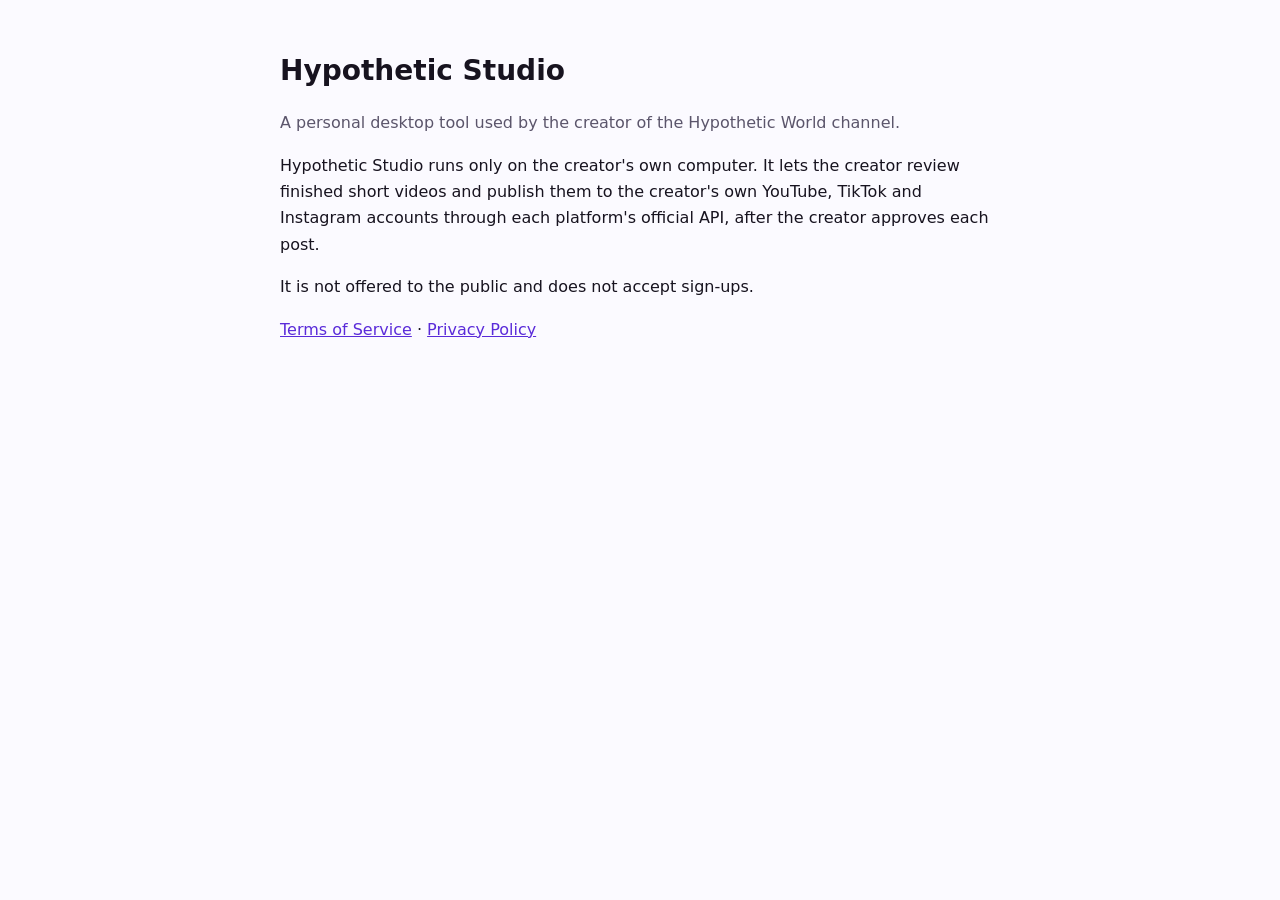
<file: index.html>
<!doctype html><html lang="en"><head><meta charset="utf-8"><meta name="viewport" content="width=device-width,initial-scale=1"><title>Hypothetic Studio</title><link rel="stylesheet" href="style.css"></head>
<body><main><h1>Hypothetic Studio</h1><p class="m">A personal desktop tool used by the creator of the Hypothetic World channel.</p>
<p>Hypothetic Studio runs only on the creator's own computer. It lets the creator review finished short videos and publish them to the creator's own YouTube, TikTok and Instagram accounts through each platform's official API, after the creator approves each post.</p>
<p>It is not offered to the public and does not accept sign-ups.</p>
<p><a href="terms.html">Terms of Service</a> · <a href="privacy.html">Privacy Policy</a></p></main></body></html>
</file>
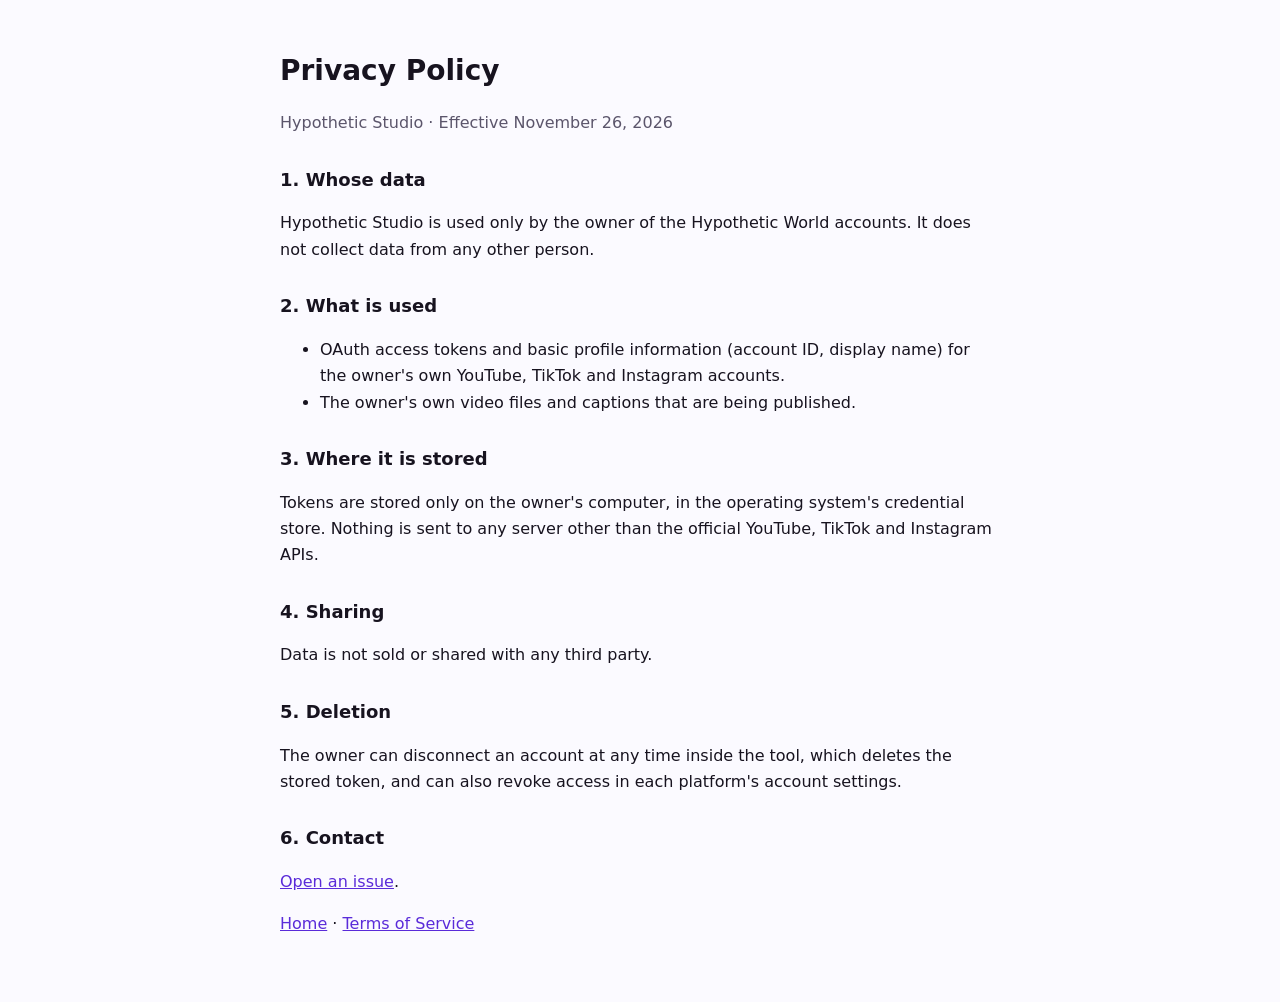
<file: privacy.html>
<!doctype html><html lang="en"><head><meta charset="utf-8"><meta name="viewport" content="width=device-width,initial-scale=1"><title>Privacy Policy</title><link rel="stylesheet" href="style.css"></head>
<body><main><h1>Privacy Policy</h1><p class="m">Hypothetic Studio · Effective November 26, 2026</p>
<h2>1. Whose data</h2><p>Hypothetic Studio is used only by the owner of the Hypothetic World accounts. It does not collect data from any other person.</p>
<h2>2. What is used</h2><ul><li>OAuth access tokens and basic profile information (account ID, display name) for the owner's own YouTube, TikTok and Instagram accounts.</li><li>The owner's own video files and captions that are being published.</li></ul>
<h2>3. Where it is stored</h2><p>Tokens are stored only on the owner's computer, in the operating system's credential store. Nothing is sent to any server other than the official YouTube, TikTok and Instagram APIs.</p>
<h2>4. Sharing</h2><p>Data is not sold or shared with any third party.</p>
<h2>5. Deletion</h2><p>The owner can disconnect an account at any time inside the tool, which deletes the stored token, and can also revoke access in each platform's account settings.</p>
<h2>6. Contact</h2><p><a href="https://github.com/shymoncev/hypothic-studio/issues">Open an issue</a>.</p>
<p><a href="index.html">Home</a> · <a href="terms.html">Terms of Service</a></p></main></body></html>
</file>
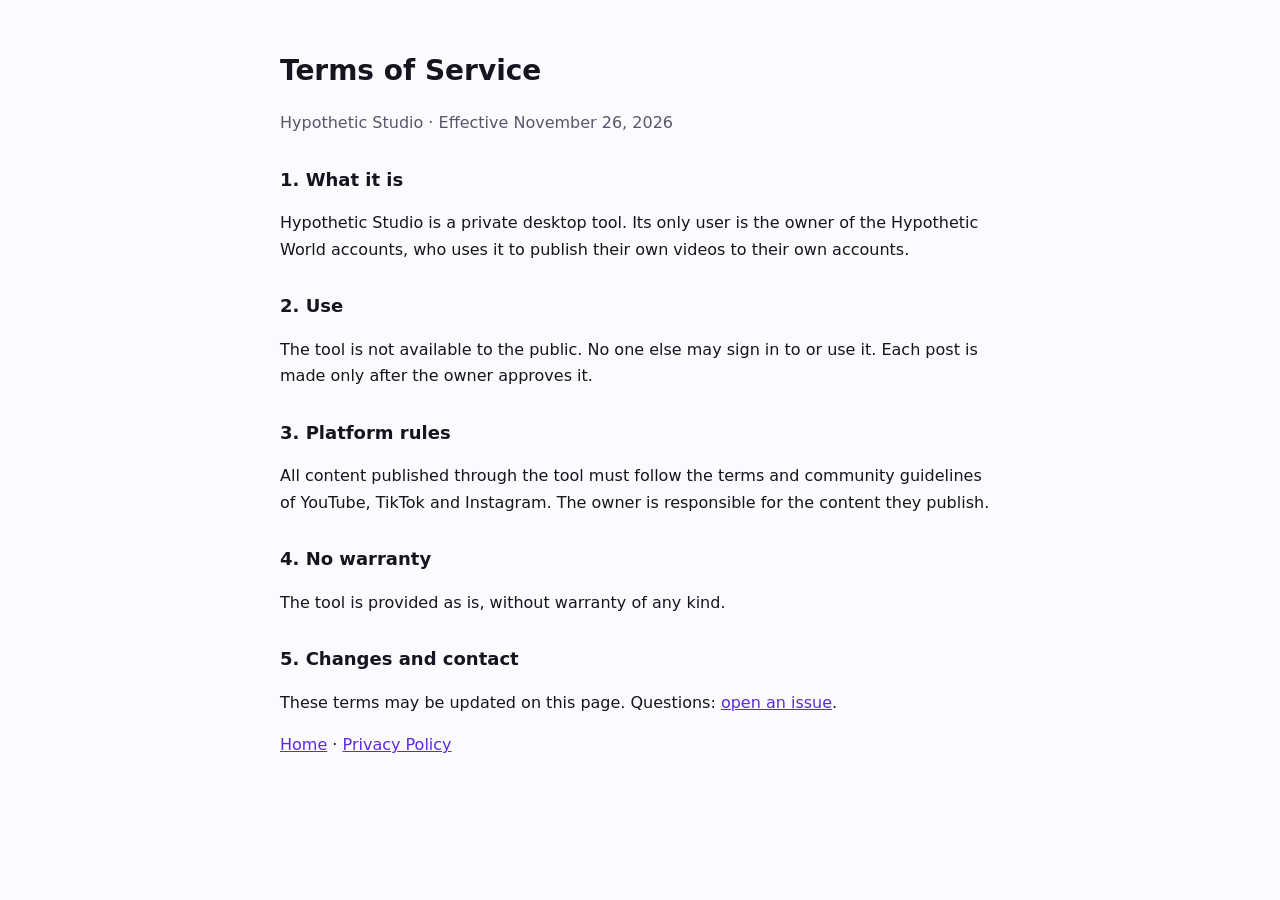
<file: terms.html>
<!doctype html><html lang="en"><head><meta charset="utf-8"><meta name="viewport" content="width=device-width,initial-scale=1"><title>Terms of Service</title><link rel="stylesheet" href="style.css"></head>
<body><main><h1>Terms of Service</h1><p class="m">Hypothetic Studio · Effective November 26, 2026</p>
<h2>1. What it is</h2><p>Hypothetic Studio is a private desktop tool. Its only user is the owner of the Hypothetic World accounts, who uses it to publish their own videos to their own accounts.</p>
<h2>2. Use</h2><p>The tool is not available to the public. No one else may sign in to or use it. Each post is made only after the owner approves it.</p>
<h2>3. Platform rules</h2><p>All content published through the tool must follow the terms and community guidelines of YouTube, TikTok and Instagram. The owner is responsible for the content they publish.</p>
<h2>4. No warranty</h2><p>The tool is provided as is, without warranty of any kind.</p>
<h2>5. Changes and contact</h2><p>These terms may be updated on this page. Questions: <a href="https://github.com/shymoncev/hypothic-studio/issues">open an issue</a>.</p>
<p><a href="index.html">Home</a> · <a href="privacy.html">Privacy Policy</a></p></main></body></html>
</file>
<file: style.css>
:root{--bg:#0d0b14;--fg:#ece9f5;--mute:#a49fb8;--acc:#d9ff3f}
@media (prefers-color-scheme:light){:root{--bg:#fbfaff;--fg:#17131f;--mute:#5b556b;--acc:#5a2bd9}}
body{margin:0;background:var(--bg);color:var(--fg);font:16px/1.65 system-ui,-apple-system,Segoe UI,sans-serif}
main{max-width:720px;margin:0 auto;padding:48px 16px}
h1{font-size:28px;margin:0 0 4px}h2{font-size:18px;margin:28px 0 6px}
p,li{color:var(--fg)}small,.m{color:var(--mute)}a{color:var(--acc)}
</file>
